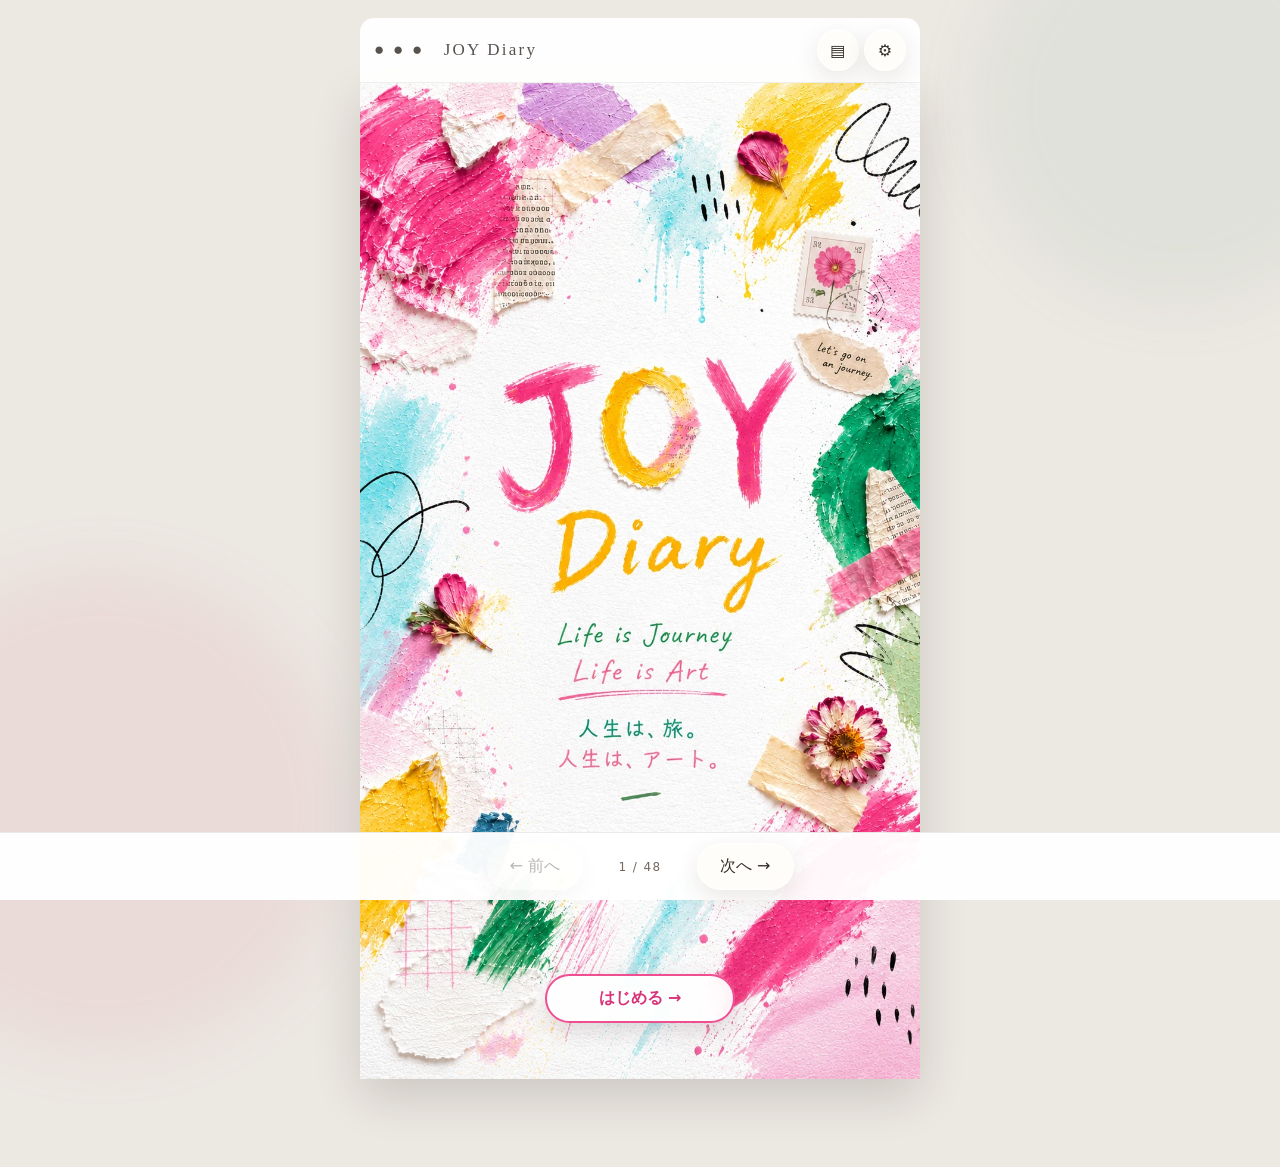
<file: index.html>
<!doctype html>
<html lang="ja">
<head>
<meta charset="utf-8">
<meta name="viewport" content="width=device-width,initial-scale=1,viewport-fit=cover">
<meta name="theme-color" content="#f4eee4">
<link rel="manifest" href="./manifest.webmanifest?v=v175">
<link rel="apple-touch-icon" sizes="180x180" href="./assets/icons/apple-touch-icon.png?v=175">
<link rel="icon" type="image/png" sizes="192x192" href="./assets/icons/icon-192.png?v=175">
<link rel="icon" type="image/png" sizes="512x512" href="./assets/icons/icon-512.png?v=175">
<title>JOY Diary · v0.17</title>
<style>
:root{
  --paper:#fffaf1;--paper-deep:#f5ecdf;--ink:#342d27;--muted:#786f66;
  --pink:#d9a4a9;--mint:#a8bcae;--gold:#c6a56a;--line:rgba(67,50,35,.14);
  --shadow:0 28px 78px rgba(55,39,27,.21);
}
*{box-sizing:border-box}
html,body{margin:0;min-height:100%;color:var(--ink);font-family:"Yu Gothic","Hiragino Kaku Gothic ProN",system-ui,sans-serif}
body{
  background:
    radial-gradient(circle at 12% 6%,rgba(255,255,255,.84),transparent 25%),
    linear-gradient(135deg,#d7d0c6,#eee7dc 52%,#c9c1b6);
}
button,input,textarea{font:inherit}
button{cursor:pointer;color:inherit}
.app{min-height:100vh;padding:14px 14px 34px}
.top{
  max-width:1040px;margin:auto;display:flex;justify-content:space-between;align-items:center;
  padding:4px 4px 14px
}
.brand{font-family:Georgia,"Times New Roman","Yu Mincho",serif;font-size:18px;letter-spacing:.07em}
.round{
  width:42px;height:42px;border:0;border-radius:50%;background:rgba(255,255,255,.76);
  box-shadow:0 5px 18px rgba(51,34,17,.13)
}
.book{
  position:relative;max-width:1020px;min-height:710px;margin:auto;overflow:hidden;
  border-radius:20px 28px 28px 20px;box-shadow:var(--shadow);
  background:
    radial-gradient(circle at 18% 12%,rgba(133,103,67,.035),transparent 24%),
    repeating-linear-gradient(0deg,rgba(86,59,32,.02) 0 1px,transparent 1px 4px),
    linear-gradient(90deg,#eadfce 0,#fffaf1 4.5%,#fffaf1 95.5%,#eadfce 100%);
  animation:open .65s cubic-bezier(.2,.8,.2,1) both
}
@keyframes open{from{opacity:.15;transform:perspective(1200px) rotateY(-8deg) scale(.985)}to{opacity:1;transform:none}}
.book:after{
  content:"";position:absolute;inset:0;pointer-events:none;opacity:.11;
  background:radial-gradient(circle at 82% 92%,rgba(103,74,44,.14),transparent 24%)
}
.rings{
  position:absolute;left:calc(50% - 8px);top:50px;bottom:50px;width:16px;z-index:8;
  display:flex;flex-direction:column;justify-content:space-around;pointer-events:none
}
.rings i{
  height:26px;border:3px solid rgba(66,58,51,.45);border-left:0;
  border-radius:0 15px 15px 0;background:rgba(255,255,255,.24)
}
.page{
  display:none;position:relative;z-index:2;min-height:710px;padding:56px 68px 72px;
  animation:flip .4s ease
}
.page.active{display:block}
@keyframes flip{from{opacity:0;transform:translateX(14px)}to{opacity:1;transform:none}}
.spread{
  display:grid;grid-template-columns:minmax(0,1fr) minmax(0,1fr);
  column-gap:104px;min-height:570px
}
.left,.right{align-self:center;min-width:0}
.left{padding-right:3px}.right{padding-left:3px}
.eyebrow{font-size:11px;letter-spacing:.18em;color:var(--muted);margin-bottom:17px}
h1,h2,h3,p{margin-top:0}
h1,h2,h3{font-family:Georgia,"Times New Roman","Yu Mincho",serif;font-weight:500}
.logo{
  font-family:Georgia,"Times New Roman","Yu Mincho",serif;
  font-size:clamp(52px,7.4vw,84px);font-style:italic;font-weight:400;
  line-height:.98;letter-spacing:-.055em;white-space:nowrap
}
.logo span{font-size:.78em;font-style:normal;letter-spacing:-.035em}
h2{font-size:clamp(28px,3.8vw,44px);line-height:1.42;letter-spacing:-.025em;word-break:keep-all}
h3{font-size:25px;line-height:1.5}
.copy{font-size:clamp(15px,1.65vw,19px);line-height:2}
.body{font-size:14px;line-height:1.95;color:#514a44}
.note{
  font-family:"Segoe Print","Bradley Hand","Comic Sans MS","Yu Gothic",cursive;
  font-size:13px;color:#776e66;letter-spacing:.015em
}
.cover-left{display:flex;flex-direction:column;justify-content:center}
.cover-left>p{font-family:Georgia,"Yu Mincho",serif;letter-spacing:.12em}
.watercolor{
  width:min(390px,92%);aspect-ratio:1;margin:auto;position:relative;border-radius:50%;
  background:
    radial-gradient(circle at 34% 36%,rgba(235,126,138,.78),transparent 23%),
    radial-gradient(circle at 66% 35%,rgba(246,196,104,.78),transparent 24%),
    radial-gradient(circle at 52% 66%,rgba(117,168,143,.67),transparent 27%),
    radial-gradient(circle at 31% 72%,rgba(123,150,178,.48),transparent 24%),
    radial-gradient(circle at 72% 68%,rgba(218,152,178,.48),transparent 22%),
    rgba(255,255,255,.15);
  filter:blur(.2px) drop-shadow(0 14px 22px rgba(58,41,27,.14));
  opacity:.9
}
.watercolor:after{
  content:"";position:absolute;inset:7%;border-radius:44% 56% 48% 52%;
  border:1px solid rgba(255,255,255,.42);transform:rotate(-8deg)
}
.field{margin:19px 0}
label{display:block;font-size:14px;line-height:1.75;margin-bottom:7px}
textarea{
  width:100%;min-height:80px;padding:11px 4px;border:0;border-bottom:1px solid var(--line);
  background:transparent;outline:0;resize:vertical;line-height:1.8;color:var(--ink)
}
textarea:focus{border-color:var(--gold)}
.card{
  padding:25px;border:1px solid var(--line);border-radius:20px;
  background:rgba(255,255,255,.4);box-shadow:0 13px 32px rgba(75,53,34,.05)
}
.prompt{font:500 clamp(22px,3vw,34px)/1.5 Georgia,"Yu Mincho",serif;word-break:keep-all}
.badge{
  display:inline-flex;align-items:center;gap:7px;padding:7px 12px;border-radius:999px;
  background:rgba(198,165,106,.15);font-size:12px;letter-spacing:.06em;margin-bottom:15px
}
.intro{max-width:780px;margin:auto}
.intro-text{padding:20px 0 5px;max-width:660px}
.intro-text strong{font-family:Georgia,"Yu Mincho",serif;font-weight:500}
.notice{font-size:12px;line-height:1.8;color:var(--muted);border-left:2px solid var(--gold);padding-left:12px;margin-top:18px}
.journey-wrap{max-width:820px;margin:auto}
.timeline{position:relative;margin-top:24px;padding-left:26px}
.timeline:before{content:"";position:absolute;left:7px;top:8px;bottom:8px;width:1px;background:linear-gradient(var(--pink),var(--mint),var(--gold))}
.stop{position:relative;padding:0 0 26px 23px}
.stop:before{
  content:"";position:absolute;left:-25px;top:7px;width:13px;height:13px;border-radius:50%;
  background:var(--paper);border:3px solid var(--pink);box-shadow:0 0 0 5px rgba(217,164,169,.12)
}
.stop.after:before{border-color:var(--mint);box-shadow:0 0 0 5px rgba(168,188,174,.13)}
.stop.meeting:before{border-color:var(--gold);box-shadow:0 0 0 6px rgba(198,165,106,.15)}
.stop-date{font-size:11px;letter-spacing:.13em;color:var(--muted);text-transform:uppercase}
.stop-title{font-family:Georgia,"Yu Mincho",serif;font-size:22px;line-height:1.45;margin:4px 0}
.stop-copy{font-size:14px;line-height:1.8;color:#514a44;margin:0}
.chapter{
  display:inline-block;margin:20px 0 14px;padding:6px 11px;border-radius:999px;
  font-size:11px;letter-spacing:.16em;background:rgba(168,188,174,.14)
}
.palette{display:grid;grid-template-columns:repeat(6,1fr);gap:9px;margin:20px 0}
.sw{aspect-ratio:1;border-radius:50%;border:2px solid #fff9;box-shadow:0 3px 9px #0002}
.sw.sel{outline:3px solid var(--ink);outline-offset:3px}
.water{height:150px;border:1px solid var(--line);border-radius:17px;background:#fffaf2;overflow:hidden;position:relative}
.blob{position:absolute;inset:21px 36px;border-radius:50% 43% 55% 46%;opacity:.7;filter:blur(1px);transform:rotate(-5deg)}
.nav{display:flex;justify-content:center;align-items:center;gap:12px;margin-top:17px}
.pill{border:0;border-radius:999px;padding:12px 22px;background:#ffffffc8;box-shadow:0 5px 18px #33221122}
.pill:disabled{opacity:.34}.dark{background:var(--ink);color:#fff}
.num{font-size:12px;min-width:90px;text-align:center}
.overlay{display:none;position:fixed;z-index:30;inset:0;padding:28px;background:#2a211a55;backdrop-filter:blur(8px)}
.overlay.open{display:block}
.panel{max-width:960px;max-height:90vh;overflow:auto;margin:auto;background:var(--paper);border-radius:24px;padding:28px;box-shadow:0 24px 70px #21180f55}
.phead{display:flex;justify-content:space-between;align-items:center}
.shelf{display:grid;grid-template-columns:repeat(auto-fit,minmax(130px,1fr));gap:18px}
.thumb{
  position:relative;min-height:155px;border:0;border-radius:8px 16px 16px 8px;
  padding:15px;text-align:left;background:#efd8c0;box-shadow:7px 9px 20px #3223162b
}
.thumb:nth-child(4n+2){background:#c7d8d1}.thumb:nth-child(4n+3){background:#e3b6b8}.thumb:nth-child(4n){background:#e7c38f}
.thumb.lock{filter:grayscale(.7);opacity:.55}
.tname{font:18px Georgia,serif;margin-top:9px}
.settings{margin:18px 0;padding:18px;border:1px solid var(--line);border-radius:16px}
input[type=date]{padding:10px;border:1px solid var(--line);border-radius:10px;background:#fff}
.footer{text-align:center;font-size:12px;color:#655e57;margin-top:18px}
.toast{display:none;position:fixed;z-index:60;left:50%;bottom:24px;transform:translateX(-50%);background:#2f2b27;color:#fff;padding:10px 18px;border-radius:999px}


/* v0.6 — 今日を生きる */
.preview-note{
  margin:10px 0 18px;padding:10px 13px;border-radius:12px;
  background:rgba(168,188,174,.13);color:var(--muted);font-size:12px;line-height:1.6
}
.save-received{
  position:fixed;left:50%;bottom:30px;transform:translate(-50%,20px);
  z-index:1000;padding:10px 16px;border-radius:999px;background:rgba(54,45,38,.92);color:#fff;
  font-size:12px;letter-spacing:.06em;opacity:0;pointer-events:none;transition:.25s ease
}
.save-received.show{opacity:1;transform:translate(-50%,0)}

.progress-card{
  margin:20px 0 4px;padding:18px 20px;border:1px solid var(--line);border-radius:18px;
  background:linear-gradient(135deg,rgba(255,255,255,.54),rgba(168,188,174,.10))
}
.progress-label{font-size:11px;letter-spacing:.14em;color:var(--muted);margin-bottom:10px}
.progress-track{height:7px;border-radius:999px;background:rgba(66,53,42,.10);overflow:hidden}
.progress-fill{height:100%;width:0;background:linear-gradient(90deg,var(--pink),var(--mint),var(--gold));border-radius:999px;transition:width .45s ease}
.progress-copy{font-family:Georgia,"Yu Mincho",serif;font-size:16px;line-height:1.7;margin:10px 0 0}
.stop.past{opacity:.72}
.stop.past:before{content:"✓";display:grid;place-items:center;color:#fff;font-size:9px;background:var(--mint);border-color:var(--mint)}
.stop.current{
  cursor:pointer;
  margin-left:-4px;padding:16px 18px 18px 19px;border:1px solid rgba(198,165,106,.35);
  border-radius:17px;background:rgba(198,165,106,.10);box-shadow:0 10px 26px rgba(87,63,33,.07)
}
.stop.current:before{background:var(--gold);border-color:#fff;box-shadow:0 0 0 6px rgba(198,165,106,.18)}
.stop.future{opacity:.42}
.now-tag{
  display:inline-block;margin-left:7px;padding:3px 8px;border-radius:999px;
  background:var(--gold);color:white;font:10px/1.4 system-ui,sans-serif;letter-spacing:.07em;vertical-align:middle
}
.today-focus{
  margin:12px 0 22px;padding:18px 20px;border-left:3px solid var(--gold);
  background:rgba(198,165,106,.08);border-radius:0 16px 16px 0
}
.today-focus b{font-family:Georgia,"Yu Mincho",serif;font-size:18px;font-weight:500}
.optional-label{
  display:inline-block;margin-left:8px;padding:2px 7px;border-radius:999px;
  font-size:10px;background:rgba(168,188,174,.18);color:var(--muted);vertical-align:middle
}
.intention-echo{
  margin:22px 0;padding:20px;border-radius:18px;border:1px solid rgba(198,165,106,.30);
  background:linear-gradient(135deg,rgba(198,165,106,.12),rgba(255,255,255,.44))
}
.intention-echo .quote{font-family:Georgia,"Yu Mincho",serif;font-size:18px;line-height:1.7}
.shelf-intro{font-size:13px;line-height:1.8;color:var(--muted);margin:-8px 0 20px}
.thumb{transition:transform .2s ease,box-shadow .2s ease}
.thumb:not(.lock):hover{transform:translateY(-4px) rotate(-.4deg);box-shadow:9px 14px 26px #32231632}
.thumb .chapter-mark{position:absolute;left:12px;bottom:11px;font-size:9px;letter-spacing:.11em;opacity:.58}

@media(max-width:760px){
  body{background:#efe9df}
  .app{padding:0 0 82px}
  .top{padding:12px 16px;background:rgba(255,250,241,.96);border-bottom:1px solid var(--line);position:sticky;top:0;z-index:20}
  .brand{font-size:16px}
  .book{
    min-height:calc(100vh - 140px);width:100%;border-radius:0;box-shadow:none;
    background:
      radial-gradient(circle at 82% 5%,rgba(217,164,169,.1),transparent 20%),
      repeating-linear-gradient(0deg,rgba(86,59,32,.018) 0 1px,transparent 1px 4px),
      var(--paper)
  }
  .page{min-height:calc(100vh - 140px);padding:40px 28px 58px}
  .spread{grid-template-columns:1fr;gap:30px;min-height:auto}
  .left,.right{padding:0}
  .rings{display:none}
  .logo{font-size:clamp(48px,16vw,70px);white-space:normal}
  h2{font-size:clamp(27px,7.5vw,36px);line-height:1.46}
  .copy{font-size:16px;line-height:1.95}
  .watercolor{width:min(265px,78vw)}
  .cover-left{text-align:center}.cover-left .eyebrow{display:none}
  .note{text-align:center}
  .nav{position:fixed;z-index:24;left:0;right:0;bottom:0;margin:0;padding:10px 14px calc(10px + env(safe-area-inset-bottom));background:rgba(255,250,241,.97);border-top:1px solid var(--line)}
  .pill{padding:10px 16px}
  .footer{display:none}
  .card{padding:21px}
  .prompt{font-size:26px}
  .timeline{padding-left:23px}.stop{padding-left:18px}
}

/* v0.8 — 旅の物語を完成させる */
.daily-spread{align-items:start}
.daily-heading{margin:8px 0 28px}
.daily-date{font-family:Georgia,"Times New Roman","Yu Mincho",serif;font-size:clamp(28px,5vw,48px);line-height:1;margin:0 0 10px}
.daily-kicker{font-size:11px;letter-spacing:.18em;color:var(--muted);font-weight:700}
.daily-title{font-family:Georgia,"Times New Roman","Yu Mincho",serif;font-size:clamp(28px,5vw,50px);line-height:1.28;margin:22px 0 8px;overflow-wrap:anywhere}
.daily-subtitle{font-family:"Yu Mincho","Hiragino Mincho ProN",serif;font-size:clamp(16px,2.3vw,22px);line-height:1.75;margin:0;color:var(--ink)}
.daily-story{margin:22px 0 30px;padding:20px 22px;border-left:2px solid var(--gold);background:rgba(255,255,255,.42);font-family:"Yu Mincho","Hiragino Mincho ProN",serif;line-height:2}
.daily-story p{margin:0 0 12px}.daily-story p:last-child{margin-bottom:0}
.daily-fields{display:grid;gap:24px}
.daily-field label{display:block;margin-bottom:9px;font-size:15px}
.daily-field textarea{min-height:128px}
.time-label{display:inline-block;margin-right:7px;font-family:Georgia,"Times New Roman",serif;font-size:11px;letter-spacing:.14em;color:var(--muted)}
.little-card{padding:24px}
.little-card .eyebrow{font-size:10px;letter-spacing:.14em;overflow-wrap:anywhere}
.little-card .prompt{font-size:clamp(20px,3.5vw,31px);line-height:1.45;overflow-wrap:anywhere;word-break:normal}
.final-question-title{font-family:Georgia,"Times New Roman","Yu Mincho",serif;font-size:clamp(32px,6vw,58px);line-height:1.3;margin:18px 0 28px}
@media(max-width:720px){
  .daily-heading{margin-bottom:22px}
  .daily-title{font-size:30px}
  .daily-subtitle{font-size:17px}
  .daily-story{padding:17px 16px;line-height:1.9}
  .little-card{padding:19px 17px}
  .little-card .prompt{font-size:22px}
  .daily-field textarea{min-height:116px}
}



/* =========================================================
   v0.11 — Prototype of Atmosphere
   朝、窓を開けたような空気。水彩・紙・光の試作。
   ========================================================= */
:root{
  --paper:#fffaf2;
  --paper-deep:#f2e6d8;
  --ink:#332c27;
  --muted:#81766d;
  --pink:#e29ba8;
  --mint:#9ebdae;
  --gold:#d9aa68;
  --sky:#91b7c9;
  --coral:#ed8f64;
  --line:rgba(76,54,37,.12);
  --shadow:0 34px 95px rgba(59,40,27,.20),0 4px 18px rgba(70,49,34,.10);
}
html{scroll-behavior:smooth}
body{
  min-height:100vh;
  background:
    radial-gradient(circle at 9% 8%,rgba(255,248,241,.94) 0 8%,transparent 31%),
    radial-gradient(circle at 92% 13%,rgba(231,190,172,.29),transparent 30%),
    radial-gradient(circle at 80% 92%,rgba(145,183,201,.19),transparent 32%),
    linear-gradient(145deg,#d9d0c4 0%,#efe7dc 47%,#cec5ba 100%);
  background-attachment:fixed;
}
body:before,body:after{
  content:"";position:fixed;z-index:-1;pointer-events:none;border-radius:50%;filter:blur(28px);opacity:.38
}
body:before{width:38vw;height:38vw;left:-11vw;bottom:-12vw;background:rgba(226,155,168,.42)}
body:after{width:32vw;height:32vw;right:-8vw;top:-8vw;background:rgba(158,189,174,.38)}
.app{padding-top:max(14px,env(safe-area-inset-top));padding-bottom:max(38px,env(safe-area-inset-bottom))}
.top{max-width:1080px;padding:5px 8px 18px}
.brand{
  font-size:17px;letter-spacing:.13em;color:rgba(51,44,39,.82);
  text-shadow:0 1px 0 rgba(255,255,255,.75)
}
.round,.pill{
  border:1px solid rgba(255,255,255,.62);
  background:rgba(255,252,247,.70);
  box-shadow:0 8px 24px rgba(63,43,29,.11),inset 0 1px rgba(255,255,255,.8);
  backdrop-filter:blur(12px);-webkit-backdrop-filter:blur(12px);
  transition:transform .2s ease,box-shadow .2s ease,background .2s ease
}
.round:hover,.pill:hover{transform:translateY(-2px);box-shadow:0 12px 28px rgba(63,43,29,.15);background:rgba(255,252,247,.9)}
.round:active,.pill:active{transform:translateY(0) scale(.98)}
.book{
  max-width:1060px;min-height:735px;border-radius:24px 34px 34px 22px;
  background:
    linear-gradient(90deg,rgba(110,76,50,.09),transparent 4.5%,transparent 95.5%,rgba(110,76,50,.09)),
    radial-gradient(circle at 8% 15%,rgba(237,143,100,.075),transparent 25%),
    radial-gradient(circle at 91% 87%,rgba(145,183,201,.085),transparent 26%),
    repeating-linear-gradient(0deg,rgba(89,61,37,.018) 0 1px,transparent 1px 4px),
    linear-gradient(95deg,#eee3d4 0,#fffaf2 4.2%,#fffdf7 49.5%,#ebdfd0 50%,#fffdf7 50.7%,#fffaf2 95.8%,#eee3d4 100%);
  box-shadow:var(--shadow);
}
.book:before{
  content:"";position:absolute;z-index:1;inset:0;pointer-events:none;opacity:.17;mix-blend-mode:multiply;
  background-image:url("./assets/art/art-03.jpg");background-size:cover;background-position:center;
  filter:saturate(.65) contrast(.8);mask-image:linear-gradient(115deg,rgba(0,0,0,.38),transparent 34%,transparent 70%,rgba(0,0,0,.24));
  -webkit-mask-image:linear-gradient(115deg,rgba(0,0,0,.38),transparent 34%,transparent 70%,rgba(0,0,0,.24))
}
.book:after{opacity:.18;background:
  radial-gradient(circle at 18% 8%,rgba(231,166,122,.22),transparent 22%),
  radial-gradient(circle at 87% 93%,rgba(120,170,164,.18),transparent 27%)}
.rings{filter:drop-shadow(1px 2px 2px rgba(50,39,31,.18))}
.rings i{border-color:rgba(89,80,71,.40);background:linear-gradient(90deg,rgba(255,255,255,.1),rgba(255,255,255,.62),rgba(160,150,140,.2))}
.page{min-height:735px;padding:64px 74px 78px}
.spread{column-gap:112px;min-height:590px}
.eyebrow{
  font-size:10px;letter-spacing:.27em;color:#8c7e73;text-transform:uppercase;
  display:flex;align-items:center;gap:10px
}
.eyebrow:after{content:"";width:34px;height:1px;background:linear-gradient(90deg,var(--gold),transparent)}
h1,h2,h3,.prompt,.stop-title,.tname{font-family:"Yu Mincho","Hiragino Mincho ProN",Georgia,serif}
.logo{font-size:clamp(56px,7.6vw,88px);line-height:.94;color:#2f2925;text-shadow:0 2px 0 rgba(255,255,255,.65)}
h2{font-size:clamp(30px,4.1vw,47px);line-height:1.48;letter-spacing:-.035em}
h3{letter-spacing:.01em}
.copy{line-height:2.15;letter-spacing:.025em}
.body{line-height:2.05;color:#595049}
.note{color:#897a70;transform:rotate(-1.2deg);transform-origin:left center}
.watercolor{
  width:min(410px,94%);border-radius:44% 56% 48% 52%/52% 43% 57% 48%;
  background-image:
    linear-gradient(rgba(255,255,255,.04),rgba(255,255,255,.04)),
    url("./assets/art/art-01.jpg");
  background-size:cover;background-position:center;
  filter:saturate(.92) contrast(.92) brightness(1.05) drop-shadow(0 22px 30px rgba(58,41,27,.15));
  opacity:.93;transform:rotate(-2.2deg);
  animation:floatArt 8s ease-in-out infinite
}
.watercolor:before{
  content:"";position:absolute;inset:-7%;z-index:-1;border-radius:50%;
  background:radial-gradient(circle,rgba(240,167,139,.21),transparent 66%);filter:blur(9px)
}
.watercolor:after{inset:5%;border-radius:41% 59% 46% 54%;border:1px solid rgba(255,255,255,.56);box-shadow:inset 0 0 44px rgba(255,255,255,.18)}
@keyframes floatArt{0%,100%{transform:rotate(-2.2deg) translateY(0)}50%{transform:rotate(-1deg) translateY(-6px)}}
.card{
  position:relative;overflow:hidden;padding:28px 29px;border-color:rgba(93,65,45,.11);border-radius:26px;
  background:linear-gradient(145deg,rgba(255,255,255,.60),rgba(255,249,240,.32));
  box-shadow:0 18px 45px rgba(80,54,35,.06),inset 0 1px rgba(255,255,255,.75);
  backdrop-filter:blur(3px)
}
.card:before{
  content:"";position:absolute;width:140px;height:140px;border-radius:50%;right:-64px;top:-76px;
  background:radial-gradient(circle,rgba(226,155,168,.16),transparent 68%);pointer-events:none
}
.field{margin:22px 0}
label{font-size:13px;letter-spacing:.015em;color:#534a43}
textarea{
  min-height:88px;padding:13px 6px 11px;border-bottom-color:rgba(84,58,39,.16);
  background:linear-gradient(180deg,transparent 96%,rgba(217,170,104,.13) 100%);
  transition:border-color .25s ease,background .25s ease
}
textarea:focus{border-color:var(--coral);background:linear-gradient(180deg,rgba(255,255,255,.12),rgba(237,143,100,.04))}
.prompt{font-size:clamp(23px,3vw,36px);line-height:1.65;color:#3b322c}
.badge,.chapter{
  border:1px solid rgba(198,165,106,.17);background:rgba(217,170,104,.12);color:#746354
}
.timeline:before{width:2px;background:linear-gradient(var(--coral),var(--pink),var(--mint),var(--sky),var(--gold));opacity:.72}
.stop{padding-bottom:30px}
.stop:before{background:#fffaf2}
.stop-title{font-size:23px}
.stop-copy{line-height:1.95}
.thumb{
  min-height:170px;border:1px solid rgba(255,255,255,.42);border-radius:9px 18px 18px 9px;
  background:
    linear-gradient(140deg,rgba(255,255,255,.28),transparent 38%),#efd3bb;
  box-shadow:8px 11px 24px rgba(50,34,21,.16),inset 2px 0 rgba(110,77,52,.08);
  transition:transform .22s ease,box-shadow .22s ease
}
.thumb:hover{transform:translateY(-5px) rotate(-.5deg);box-shadow:10px 17px 30px rgba(50,34,21,.20)}
.thumb:nth-child(4n+2){background:linear-gradient(140deg,rgba(255,255,255,.28),transparent 38%),#bed7ce}
.thumb:nth-child(4n+3){background:linear-gradient(140deg,rgba(255,255,255,.28),transparent 38%),#e6b2bd}
.thumb:nth-child(4n){background:linear-gradient(140deg,rgba(255,255,255,.28),transparent 38%),#e8bf83}
.panel{background:
  repeating-linear-gradient(0deg,rgba(86,59,32,.017) 0 1px,transparent 1px 4px),var(--paper);border:1px solid rgba(255,255,255,.55)}
.nav{margin-top:20px}.num{letter-spacing:.12em;color:#74695f}
.save-received{background:rgba(53,45,39,.88);box-shadow:0 10px 30px rgba(41,31,24,.18);backdrop-filter:blur(10px)}
@media(prefers-reduced-motion:reduce){*,*:before,*:after{animation-duration:.01ms!important;animation-iteration-count:1!important;scroll-behavior:auto!important}}
@media(max-width:760px){
  .app{padding-left:9px;padding-right:9px}
  .top{padding-left:7px;padding-right:7px}
  .book{min-height:760px;border-radius:18px 24px 24px 17px}
  .page{min-height:760px;padding:48px 27px 72px}
  .spread{gap:34px;min-height:640px}
  .rings{left:5px;opacity:.72}
  .watercolor{width:min(285px,80vw)}
  .card{padding:23px 20px;border-radius:22px}
  .copy{line-height:2}
  .brand{font-size:15px;letter-spacing:.09em}
}


/* v0.14 — polish and layout fixes */
:root{--paper:#fff;--paper-deep:#f7f3ee;--pink:#ef4f91;--mint:#75cbb9;--gold:#f5b72f;--ink:#332d2a}
body{background:#ece8e2}
.app{padding:0 0 88px}
.top{max-width:560px;padding:11px 14px;background:rgba(255,255,255,.94);border-bottom:1px solid rgba(0,0,0,.06);position:sticky;top:0;z-index:20}
.book{max-width:560px;min-height:760px;border-radius:0;box-shadow:0 18px 48px rgba(39,31,26,.16);background:#fff;overflow:visible}
.book:after{display:none}
.page{min-height:760px;padding:0;background-color:#fff;background-repeat:no-repeat;background-position:top center;background-size:100% auto;overflow:hidden}
.spread{display:grid;grid-template-columns:1fr;gap:24px;min-height:0}
.left,.right{padding:0}
.cover-page{position:relative;aspect-ratio:9/16;background-image:url('./assets/ui/cover.webp?v=14');background-size:cover;background-position:center}
.cover-action{position:absolute;left:50%;bottom:5.6%;transform:translateX(-50%);z-index:3}
.cover-start{min-width:190px;background:rgba(255,255,255,.9);border:2px solid #ef4f91;color:#d93378;font-weight:700;box-shadow:0 8px 22px rgba(86,44,58,.16)}
.opening-page{background-image:url('./assets/ui/opening.webp?v=14');background-size:100% 100%;min-height:995px}
.opening-content{padding:105px 38px 55px;display:flex;flex-direction:column;min-height:995px}
.opening-copy-block{text-align:center;max-width:430px;margin:0 auto}
.opening-copy-block h2{font-size:34px;color:#cf2f70;line-height:1.42;margin-bottom:18px}
.opening-copy-block .body{font-size:13px;line-height:1.9;margin-bottom:12px}
.opening-copy-block .note{font-size:12px}
.opening-fields{margin-top:auto;display:grid;gap:15px}
.art-field{margin:0;padding:15px 18px 10px;background:rgba(255,255,255,.72);border-radius:12px;backdrop-filter:blur(1px)}
.art-field label{font-size:13px;margin-bottom:2px}
.art-field textarea{min-height:72px;border-bottom:0;background:transparent;padding:8px 0}
.art-field-pink{border:2px solid rgba(235,90,145,.75)}
.art-field-yellow{border:2px solid rgba(238,179,48,.78)}
.opening-start{justify-self:center;margin-top:2px}
.journey-page{position:relative;min-height:2600px;background-image:url('./assets/ui/journey-center.webp?v=14');background-size:100% 100%;background-position:center}
.journey-page:before,.journey-page:after{content:'';position:absolute;left:0;right:0;z-index:0;background-repeat:no-repeat;background-size:100% 100%;pointer-events:none}
.journey-page:before{top:0;height:255px;background-image:url('./assets/ui/journey-top.webp?v=14')}
.journey-page:after{bottom:0;height:185px;background-image:url('./assets/ui/journey-bottom.webp?v=14')}
.journey-wrap{position:relative;z-index:1;padding:150px 38px 240px;max-width:500px}
.journey-wrap h2{font-size:36px;color:#d63678}
.progress-card,.stop{background:rgba(255,255,255,.82);backdrop-filter:blur(2px)}
.progress-card{border-radius:18px}
.stop{padding-top:8px;padding-right:10px;border-radius:0 14px 14px 0}
.daily-page{background-image:url('./assets/ui/daily.webp?v=14');background-size:100% 100%;min-height:1120px}
.daily-spread{padding:62px 34px 70px}
.daily-heading{text-align:center;margin-bottom:18px}
.daily-title{font-size:34px;color:#d63678}
.daily-fields{gap:16px}
.daily-field,.little-card{background:rgba(255,255,255,.78);backdrop-filter:blur(2px);border:1px solid rgba(225,108,147,.18);border-radius:18px;padding:16px 18px}
.daily-field textarea{min-height:105px}
.little-card{margin-top:2px}
.final-page{background-image:url('./assets/ui/daily.webp?v=14');background-size:100% 100%;min-height:1080px}
.final-layout{padding:62px 34px 72px;display:grid;gap:28px}
.final-copy,.final-question{background:rgba(255,255,255,.78);backdrop-filter:blur(2px);border-radius:22px;padding:22px}
.final-question{text-align:center}
.final-question textarea{text-align:left;min-height:120px}
.lovely-reveal{display:none;margin:26px auto 0;text-align:center;animation:lovelyIn .8s cubic-bezier(.2,.8,.2,1) both}
.lovely-reveal.show{display:block}
.lovely-reveal img{width:min(230px,70%);height:auto;filter:drop-shadow(0 10px 16px rgba(0,0,0,.08))}
.lovely-reveal p{font-family:Georgia,'Yu Mincho',serif;font-size:24px;color:#d63678;margin-top:4px}
@keyframes lovelyIn{from{opacity:0;transform:translateY(28px) scale(.96)}to{opacity:1;transform:none}}
.nav{position:fixed;z-index:24;left:0;right:0;bottom:0;margin:0;padding:10px 14px calc(10px + env(safe-area-inset-bottom));background:rgba(255,255,255,.96);border-top:1px solid rgba(0,0,0,.08)}
.footer{display:none}
.overlay{padding:10px}
.library-panel{max-width:560px;padding:18px 10px 24px;background:#fff}
.library-panel .phead,.library-panel .shelf-intro{padding-left:10px;padding-right:10px}
.library-art{position:relative;width:100%;overflow:hidden;border-radius:12px;background:#fff}
.library-art>img{display:block;width:100%;height:auto}
.library-hotspots{position:absolute;left:7.3%;right:7.2%;top:8.3%;bottom:9.8%}
.library-hotspot{position:absolute;left:calc(var(--col) * 20% + 1.7%);top:calc(var(--row) * 11.111% + .8%);width:16.2%;height:8.7%;border:0;background:transparent;border-radius:8px}
.library-hotspot:focus-visible{outline:3px solid #ef4f91;outline-offset:2px}
@media(min-width:761px){.app{padding-top:18px}.top{border-radius:14px 14px 0 0}.book{border-radius:0 0 20px 20px}.page{min-height:880px}.cover-page{min-height:auto}}
@media(max-width:420px){.opening-content{padding:85px 24px 40px}.opening-copy-block h2{font-size:29px}.opening-copy-block .body{font-size:12px}.journey-wrap{padding-left:26px;padding-right:26px}.daily-spread,.final-layout{padding-left:22px;padding-right:22px}}


/* v0.14 feedback fixes */
.opening-copy-block .note{transform:none!important;font-style:normal!important;display:block}
.opening-page{background-size:100% auto;min-height:995px}
.journey-page{
  background-size:100% auto;
  background-repeat:repeat-y;
  background-position:top center;
}
.journey-page:before,.journey-page:after{width:100%;height:auto;background-size:100% auto}
.journey-page:before{aspect-ratio:989/453}
.journey-page:after{aspect-ratio:990/326}
.daily-page,.final-page{background-size:100% auto;background-repeat:repeat-y}
.final-layout{grid-template-columns:minmax(0,1fr)!important;width:100%;max-width:100%;overflow:visible}
.final-copy,.final-question,.intention-echo,.intention-echo .quote{min-width:0;max-width:100%;overflow-wrap:anywhere;word-break:normal}
.library-art{overflow:visible;background:transparent}
.simple-shelf{display:grid;grid-template-columns:repeat(5,minmax(0,1fr));gap:14px 10px;padding:10px 4px 18px}
.simple-book{
  position:relative;aspect-ratio:3/4.15;border:0;border-radius:4px 10px 10px 4px;
  background:linear-gradient(90deg,rgba(77,61,51,.14) 0 8%,rgba(255,255,255,.15) 8% 10%,#f4eee5 10% 100%);
  box-shadow:3px 5px 10px rgba(55,42,31,.13);display:grid;place-items:center;padding:4px;
}
.simple-book:after{content:'';position:absolute;inset:7px 6px 7px 10px;border:1px solid rgba(70,56,46,.12);border-radius:2px 7px 7px 2px;pointer-events:none}
.simple-book span{font-family:Georgia,'Times New Roman',serif;font-size:clamp(12px,3vw,17px);letter-spacing:.02em;color:#49413b;margin:0}
.simple-book:hover,.simple-book:focus-visible{transform:translateY(-2px);outline:2px solid rgba(239,79,145,.52);outline-offset:2px}
@media(max-width:420px){.simple-shelf{gap:10px 7px}.simple-book span{font-size:12px}}



/* v0.15 life comes alive */
.intent-button{min-width:190px;background:rgba(255,255,255,.92)!important;border:2px solid #ef4f91!important;color:#d93378!important;font-weight:700;letter-spacing:.08em;box-shadow:0 8px 22px rgba(86,44,58,.16)!important}
.intent-button:hover{background:#fff8fb!important;border-color:#df327b!important}
.final-question{position:relative;padding-bottom:205px}
.lovely-reveal{position:absolute;right:20px;bottom:24px;width:150px;margin:0;text-align:center;animation:lovelyIn .7s cubic-bezier(.2,.8,.2,1) both}
.lovely-reveal.show{display:block}
.lovely-reveal img{width:96px;max-width:none;height:auto;transform-origin:50% 92%;filter:drop-shadow(0 8px 12px rgba(0,0,0,.08));animation:lovelySway 3.8s ease-in-out infinite}
.lovely-reveal p{font-family:"Comic Sans MS","Klee One","Yu Gothic",cursive;font-size:13px;font-weight:500;letter-spacing:.08em;color:#4f4640;margin:0 0 5px;transform:rotate(-5deg)}
@keyframes lovelySway{0%,100%{transform:rotate(-3deg) translateX(-2px)}50%{transform:rotate(3deg) translateX(2px)}}
@media(prefers-reduced-motion:reduce){.lovely-reveal img{animation:none}}

.library-panel{background:linear-gradient(180deg,#fffdf9,#fbf4ea)}
.shelf-intro{text-align:center;color:#766b62;font-size:13px;line-height:1.8}
.life-shelf{display:grid;grid-template-columns:repeat(5,minmax(0,1fr));gap:22px 8px;padding:18px 5px 30px;align-items:end;background:repeating-linear-gradient(to bottom,transparent 0 130px,rgba(125,78,43,.12) 130px 137px,rgba(113,68,36,.30) 137px 144px,transparent 144px 166px)}
.life-book{--tilt:0deg;position:relative;align-self:end;width:100%;height:112px;border:0;border-radius:4px 10px 8px 3px;padding:0;overflow:hidden;transform:rotate(var(--tilt));transform-origin:50% 100%;box-shadow:3px 7px 12px rgba(66,43,27,.19),inset 7px 0 0 rgba(75,50,36,.10);transition:transform .2s ease,filter .2s ease;isolation:isolate}
.life-book:before,.life-book:after{content:"";position:absolute;pointer-events:none;z-index:0}
.life-book:before{inset:8px 7px 9px 11px;border:1px solid rgba(84,57,42,.14);border-radius:2px 7px 6px 2px}
.life-book:after{width:38px;height:12px;right:-7px;top:15px;background:rgba(245,219,167,.72);transform:rotate(-8deg);box-shadow:0 1px 2px rgba(80,58,40,.1)}
.life-book:hover,.life-book:focus-visible{transform:translateY(-7px) rotate(var(--tilt)) scale(1.035);filter:saturate(1.08);outline:2px solid rgba(239,79,145,.55);outline-offset:3px;z-index:4}
.life-book:active{transform:translateY(-2px) rotate(var(--tilt)) scale(.99)}
.book-date{position:absolute;z-index:3;left:50%;bottom:10px;transform:translateX(-50%) rotate(-1deg);min-width:42px;padding:3px 6px;background:rgba(255,253,247,.87);border-radius:2px;font-family:"Comic Sans MS","Klee One","Yu Gothic",cursive;font-size:13px;font-weight:700;color:#403833;box-shadow:0 2px 5px rgba(64,45,34,.09)}
.book-mark{position:absolute;z-index:2;left:18%;top:19%;width:54%;height:23%;border-radius:48% 52% 45% 55%;opacity:.8;transform:rotate(-8deg)}
.size-small{height:95px;width:88%;justify-self:center}.size-medium{height:108px}.size-tall{height:124px}.size-wide{height:103px;width:96%;justify-self:center}
.cover-paint{background:linear-gradient(145deg,#f8d6dd 0 33%,#f6eee4 33% 60%,#a8d5d4 60% 100%)}
.cover-paint .book-mark{background:#ef7396;box-shadow:25px 17px 0 -5px #efbd65,-12px 34px 0 -8px #70b8b5}
.cover-tape{background:linear-gradient(30deg,#f5e0c1,#f8c9c2 52%,#e8eff0)}
.cover-tape .book-mark{height:13px;width:72%;left:12%;top:29%;border-radius:0;background:rgba(255,246,203,.72);transform:rotate(8deg);box-shadow:0 28px 0 rgba(224,182,194,.7)}
.cover-doodle{background:radial-gradient(circle at 72% 18%,#f09ab0 0 6px,transparent 7px),radial-gradient(circle at 25% 64%,#72b9bd 0 5px,transparent 6px),linear-gradient(145deg,#f7f0df,#f4d3c9)}
.cover-doodle .book-mark{border:2px solid rgba(49,44,42,.55);background:transparent;border-radius:50%;width:45%;height:36%;left:30%;top:22%;transform:rotate(12deg)}
.cover-paper{background:linear-gradient(120deg,#d5c09c 0 38%,#f4e3cf 38% 65%,#e7a2a7 65%)}
.cover-paper .book-mark{background:rgba(255,255,255,.58);width:68%;height:48%;left:18%;top:17%;border-radius:1px;transform:rotate(-4deg);box-shadow:0 0 0 1px rgba(94,65,45,.08)}
.cover-confetti{background:radial-gradient(circle at 20% 20%,#ed829f 0 4px,transparent 5px),radial-gradient(circle at 78% 31%,#f2c365 0 5px,transparent 6px),radial-gradient(circle at 32% 70%,#75b9b7 0 4px,transparent 5px),linear-gradient(135deg,#f9eee9,#f1d5df)}
.cover-confetti .book-mark{background:rgba(255,255,255,.66);width:59%;height:37%;left:22%;top:24%;transform:rotate(3deg)}
.cover-wash{background:linear-gradient(160deg,rgba(243,122,153,.82),rgba(243,122,153,.12) 38%,transparent 39%),linear-gradient(25deg,#f7e4cc 0 55%,#8bc3c2 56% 77%,#f5d3da 78%)}
.cover-wash .book-mark{background:rgba(255,250,242,.75);width:64%;height:32%;left:19%;top:24%;transform:rotate(-2deg)}
@media(max-width:420px){.life-shelf{gap:18px 6px;background:repeating-linear-gradient(to bottom,transparent 0 112px,rgba(125,78,43,.12) 112px 118px,rgba(113,68,36,.30) 118px 125px,transparent 125px 143px)}.life-book{height:96px}.size-small{height:82px}.size-medium{height:92px}.size-tall{height:106px}.size-wide{height:88px}.book-date{font-size:11px;min-width:36px}.final-question{padding-bottom:185px}.lovely-reveal{right:12px;bottom:18px;width:132px}.lovely-reveal img{width:86px}.lovely-reveal p{font-size:12px}}


/* v0.16 — image-based JOY Library */
.library-panel{
  max-width:560px;
  padding:16px 8px 22px;
  background:#fff;
}
.library-panel .phead,
.library-panel .shelf-intro{
  padding-left:12px;
  padding-right:12px;
}
.library-art{
  position:relative;
  width:100%;
  overflow:hidden;
  border-radius:14px;
  background:#faf7f1;
  box-shadow:0 14px 35px rgba(70,47,31,.10);
}
.library-art-image{
  display:block;
  width:100%;
  height:auto;
  user-select:none;
  -webkit-user-drag:none;
}
.library-hotspots{
  position:absolute;
  inset:0;
}
.library-hotspot{
  position:absolute;
  border:0;
  padding:0;
  margin:0;
  background:transparent;
  border-radius:8px;
  cursor:pointer;
  -webkit-tap-highlight-color:transparent;
}
.library-hotspot:hover{
  background:rgba(255,255,255,.10);
  box-shadow:0 0 0 2px rgba(239,79,145,.32);
}
.library-hotspot:focus-visible{
  outline:3px solid #ef4f91;
  outline-offset:2px;
  background:rgba(255,255,255,.12);
}
.library-hotspot:active{
  background:rgba(239,79,145,.10);
}
@media(max-width:420px){
  .library-panel{padding-left:5px;padding-right:5px}
  .library-art{border-radius:10px}
}


/* v0.17 */
.lovely-reveal p{
  font-family:"Segoe Print","Bradley Hand","Comic Sans MS","Klee One","Yu Gothic",cursive;
  font-size:15px;font-weight:400;letter-spacing:.08em;
  transform:rotate(-3deg);margin-top:2px
}

.library-hotspot.is-locked{
  cursor:not-allowed;background:rgba(255,255,255,.34);box-shadow:none
}
.library-hotspot.is-locked::after{
  content:"🔒";position:absolute;left:50%;top:50%;
  transform:translate(-50%,-50%);display:grid;place-items:center;
  width:31px;height:31px;border-radius:50%;
  background:rgba(255,255,255,.88);
  box-shadow:0 5px 13px rgba(38,29,23,.18);font-size:15px
}
.library-hotspot.is-locked:hover{background:rgba(255,255,255,.34);box-shadow:none}
.stop.future{opacity:.46}
.stop.future::after{content:"🔒";display:inline-block;margin-top:6px;font-size:12px}
.lock-toast{
  position:fixed;z-index:80;left:50%;bottom:92px;transform:translateX(-50%);
  display:none;max-width:min(360px,calc(100vw - 34px));padding:11px 17px;
  border-radius:999px;background:rgba(52,45,39,.94);color:#fff;
  text-align:center;font-size:13px;box-shadow:0 10px 30px rgba(0,0,0,.22)
}
.lock-toast.show{display:block}


/* v0.17.2 */
.lovely-reveal .lovely-handwriting{
  display:flex;justify-content:center;align-items:flex-end;gap:.015em;white-space:nowrap;
  font-family:"UD Digi Kyokasho NK-R","UD デジタル 教科書体 N-R",
              "Yu Kyokasho","游教科書体","HGP行書体","HG行書体",
              "Klee","Klee One","Segoe Print",cursive !important;
  font-size:13px !important;font-weight:400 !important;letter-spacing:0 !important;
  line-height:1.15;color:#4f4640;margin:0 0 5px;transform:rotate(-4deg)
}
.lovely-handwriting span{display:inline-block}
.lovely-handwriting span:nth-child(2n){transform:translateY(1px) rotate(4deg)}
.lovely-handwriting span:nth-child(3n){transform:translateY(-1px) rotate(-5deg)}
.lovely-handwriting span:nth-child(5n){transform:translateY(1.5px) rotate(2deg)}
.stop[role="button"]{cursor:pointer}
.stop[role="button"]:focus-visible{outline:2px dashed rgba(214,54,120,.65);outline-offset:5px}
@media(max-width:420px){.lovely-reveal .lovely-handwriting{font-size:12px !important}}

</style>
</head>
<body>
<div class="app">
  <header class="top">
    <div class="brand">● ● ● &nbsp; JOY Diary</div>
    <div><button class="round" id="shelfBtn" aria-label="本棚">▤</button> <button class="round" id="settingsBtn" aria-label="設定">⚙</button></div>
  </header>
  <main>
    <section class="book">
      <div id="pages"></div>
    </section>
    <div class="nav"><button class="pill" id="prev">← 前へ</button><span class="num" id="num"></span><button class="pill" id="next">次へ →</button></div>
    <div class="footer">今日は、ここへ戻ってこられただけでもいい。</div>
  </main>
</div>

<div class="overlay" id="shelfOverlay"><div class="panel library-panel"><div class="phead"><h3>あなたの本棚</h3><button class="round close">×</button></div><p class="shelf-intro">いろんな日が、いろんな本になって並んでいます。気になる一冊を開いてみてください。</p><div class="library-art" id="shelf" aria-label="45日分の本棚"></div></div></div>
<div class="overlay" id="settingsOverlay"><div class="panel" style="max-width:560px"><div class="phead"><h3>設定</h3><button class="round close">×</button></div><div class="settings"><div class="badge">REVIEW MODE · 全ページ開放</div><label>プレビュー日</label><input type="date" id="previewDate"><p class="body">レビュー版では、すべてのページを開けます。プレビュー日を変えると、その日を「今日」としてJourneyの現在地を確認できます。</p></div><div class="settings"><button class="pill" id="reset">この端末の入力をリセット</button></div></div></div>
<div class="toast" id="toast">受け取りました。</div>
<div class="lock-toast" id="lockToast">このページは、その日のお楽しみです 🔒</div>

<script>
const VERSION="20260730-v17.5";
const START=new Date("2026-07-31T00:00:00");
const END=new Date("2026-09-12T23:59:59");
const prompts=[
"今日の色は？","今日、心がほどけた瞬間は？","今日、美味しかった飲みものは？","今日、耳に残った音は？",
"今日、愛おしさがこみ上げたことは？","今日、目が止まった色の組み合わせは？","今日、身体が喜んだことは？",
"今日、持ち帰りたい景色は？","今日、私をくつろがせた瞬間は？","今日、五感が喜んだことは？",
"今日、人生っていいなと思った瞬間は？","今日、出会った好きな言葉は？","今日、気持ちよかったことは？",
"今日の小さな感動は？","今日、自分らしかった瞬間は？","今日、遠慮なく受け取れたものは？",
"今日、また味わいたいことは？","今日の静けさは？","今日、ありがとうと思えたことは？","今日のJOYは？",
"今日、委ねられたことは？","今日、流れを感じた瞬間は？","今日、好きだった余白は？",
"今日、世界が見せてくれた宝物は？","今日、もっと受け取りたいと思ったものは？","今日、安心した瞬間は？"
];
const colors=["#e77d42","#8caec1","#d87886","#9bbbaa","#8c9271","#f1c66c","#8d4d58","#d9c9a7","#4f646f","#db8e69","#b8a6c9","#718c7d"];
const storageKey="joyDiary_"+VERSION;
let state=JSON.parse(localStorage.getItem(storageKey)||"null");
if(!state){
  const old=
    localStorage.getItem("joyDiary_20260730-v09") ||
    localStorage.getItem("joyDiary_20260730-v08") ||
    localStorage.getItem("joyDiary_20260730-v07") ||
    localStorage.getItem("joyDiary_20260730-v06") ||
    localStorage.getItem("joyDiary_20260730-step5") ||
    localStorage.getItem("joyDiary_20260725-step3");
  state=old?JSON.parse(old):{};
}
let current=Number(localStorage.getItem("joyPage_"+VERSION)||0);
const esc=s=>(s||"").replaceAll("&","&amp;").replaceAll("<","&lt;");
const field=(k,p="ここに、今のあなたの言葉を。")=>`<textarea data-key="${k}" placeholder="${p}">${esc(state[k])}</textarea>`;
const localDateKey=d=>{
  const y=d.getFullYear();
  const m=String(d.getMonth()+1).padStart(2,"0");
  const day=String(d.getDate()).padStart(2,"0");
  return `${y}-${m}-${day}`;
};


function cover(){
return `<article class="page cover-page">
  <div class="cover-action"><button class="pill cover-start" id="coverStart">はじめる →</button></div>
</article>`}
function opening(){
return `<article class="page opening-page">
  <div class="opening-content">
    <div class="opening-copy-block">
      <div class="eyebrow">OPENING INTENTION</div>
      <h2>この旅の始まりに、<br>意図を置く。</h2>
      <p class="body">前回のJOY Meetingで決めた意図を、<br>ここに書き込んでみましょう。</p>
      <p class="body">ここでは、あなたが<strong>意図的創造者として生きること</strong>をサポートします。<br>フィーリングをゴールに歩んでいきましょう。</p>
      <p class="note">この意図は、旅の途中でいつでも書き直せます。</p>
    </div>
    <div class="opening-fields">
      <div class="field art-field art-field-pink">
        <label><b>このプログラムを終えて、どんな自分を受け取りたいですか？</b></label>
        ${field("open1","今のあなたの言葉で。")}
      </div>
      <div class="field art-field art-field-yellow">
        <label><b>このプログラムでは、どんなフィーリングを大切に過ごしますか？</b></label>
        ${field("open2","心地よさ、自由、安心、JOY…。")}
      </div>
      <button class="pill cover-start intent-button opening-start" id="beginJourney">意図する</button>
    </div>
  </div>
</article>`}
function journey(){
  const n=now();
  const journeyStart=new Date("2026-07-31T00:00:00");
  const totalDays=Math.round((END-journeyStart)/86400000)+1;
  const passed=Math.max(0,Math.min(totalDays,Math.floor((n-journeyStart)/86400000)+1));
  const pct=Math.round((passed/totalDays)*100);
  const currentText=n<journeyStart?"旅の入口で待っています":n>END?"この旅を歩ききりました":`今日は、旅の${passed}日目。`;
  const stop=(date,dateLabel,title,copy="",cls="")=>{
    const target=new Date(date+"T12:00:00");
    const d0=new Date(n.getFullYear(),n.getMonth(),n.getDate());
    const t0=new Date(target.getFullYear(),target.getMonth(),target.getDate());
    const stateClass=d0>t0?"past":d0<t0?"future":"current";
    const action=` role="button" tabindex="0" data-journey-date="${date}" title="${dateLabel}の意図のページを開く"`;
    return `<div class="stop ${cls} ${stateClass}"${action}><div class="stop-date">${dateLabel}${stateClass==="current"?'<span class="now-tag">今ここ</span>':""}</div><div class="stop-title">${title}</div>${copy?`<p class="stop-copy">${copy}</p>`:""}</div>`;
  };
  return `<article class="page journey-page"><div class="journey-wrap">
    <div class="eyebrow">YOUR JOURNEY</div><h2>この旅の今いる場所</h2>
    <p class="body">これは予定をこなすための一覧ではなく、今日を意図して歩くための旅のしおりです。</p>
    <div class="progress-card">
      <div class="progress-label">JOURNEY PROGRESS</div>
      <div class="progress-track"><div class="progress-fill" style="width:${pct}%"></div></div>
      <p class="progress-copy">${currentText}</p>
    </div>
    <div class="timeline">
      <div class="chapter">PREPARATION</div>
      ${stop("2026-07-31","7月31日","準備を楽しむ最後の1日","「まだ始まっていない」を体験できる、最後の日。")}

      <div class="chapter">JOY RETREAT</div>
      ${stop("2026-08-01","8月1日","JOY RETREAT Day1","委ねて味わうを体験する1日")}
      ${stop("2026-08-02","8月2日","JOY RETREAT Day2","JOYの幅を体験する1日")}
      ${stop("2026-08-03","8月3日","JOY RETREAT Day3","今の自分で人生を意図する1日")}

      <div class="chapter">AFTER THE RETREAT</div>
      ${stop("2026-08-04","8月4日","余韻に浸る Day1")}
      ${stop("2026-08-05","8月5日","余韻に浸る Day2")}
      ${stop("2026-08-06","8月6日","余韻に浸る Day3")}
      ${stop("2026-08-07","8月7日","余韻に浸る Day4")}
      ${stop("2026-08-08","8月8日","JOY Meeting②","リトリートから1週間。<br>今感じている震えと気づきを受け取る日。","meeting")}

      <div class="chapter">JOY IN EVERYDAY LIFE</div>
      ${stop("2026-08-09","8月9日","JOYを日常に育てる")}
      ${stop("2026-08-10","8月10日","JOYを日常に育てる")}
      ${stop("2026-08-11","8月11日","JOYを日常に育てる")}
      ${stop("2026-08-12","8月12日","JOYを日常に育てる")}
      ${stop("2026-08-13","8月13日","JOYを日常に育てる")}
      ${stop("2026-08-14","8月14日","JOYを日常に育てる")}
      ${stop("2026-08-15","8月15日","JOYを日常に育てる")}
      ${stop("2026-08-16","8月16日","JOYを日常に育てる")}
      ${stop("2026-08-17","8月17日","JOYを日常に育てる")}
      ${stop("2026-08-18","8月18日","JOYを日常に育てる")}
      ${stop("2026-08-19","8月19日","JOYを日常に育てる")}
      ${stop("2026-08-20","8月20日","JOYを日常に育てる")}
      ${stop("2026-08-21","8月21日","JOYを日常に育てる")}
      ${stop("2026-08-22","8月22日","JOYを日常に育てる")}
      ${stop("2026-08-23","8月23日","JOYを日常に育てる")}
      ${stop("2026-08-24","8月24日","JOYを日常に育てる")}
      ${stop("2026-08-25","8月25日","JOYを日常に育てる")}
      ${stop("2026-08-26","8月26日","JOYを日常に育てる")}
      ${stop("2026-08-27","8月27日","JOYを日常に育てる")}
      ${stop("2026-08-28","8月28日","JOYを日常に育てる")}
      ${stop("2026-08-29","8月29日","JOYを日常に育てる")}
      ${stop("2026-08-30","8月30日","JOYを日常に育てる")}
      ${stop("2026-08-31","8月31日","JOYを日常に育てる")}
      ${stop("2026-09-01","9月1日","JOYを日常に育てる")}
      ${stop("2026-09-02","9月2日","JOYを日常に育てる")}
      ${stop("2026-09-03","9月3日","JOYを日常に育てる")}
      ${stop("2026-09-04","9月4日","JOYを日常に育てる")}
      ${stop("2026-09-05","9月5日","JOYを日常に育てる")}
      ${stop("2026-09-06","9月6日","JOYを日常に育てる")}
      ${stop("2026-09-07","9月7日","JOYを日常に育てる")}
      ${stop("2026-09-08","9月8日","JOYを日常に育てる")}
      ${stop("2026-09-09","9月9日","JOYを日常に育てる")}
      ${stop("2026-09-10","9月10日","JOYを日常に育てる")}
      ${stop("2026-09-11","9月11日","JOYを日常に育てる")}
      ${stop("2026-09-12","9月12日","今思うあなたにとっての人生とは？","この旅の今を、自分の言葉で受け取る日。","meeting")}
    </div>
  </div></article>`}

function daily(d,i){
  const ds=localDateKey(d),k="d_"+ds;
  const date=`${d.getMonth()+1}月${d.getDate()}日`;

  let title="JOYを日常に育てる";
  let subtitle="";
  let story="";

  if(ds==="2026-07-31"){
    title="準備を楽しむ最後の1日";
    story=`<div class="daily-story">
      <p>明日から、JOY RETREATが始まります。</p>
      <p><b>今日が、「まだ始まっていない」を体験できる、最後の日です。</b></p>
      <p>明日を楽しみに待てること。<br>ワクワクを育てられること。<br>波動を温めながら過ごせること。</p>
      <p><b>この時間は、今日しか味わえません。</b></p>
      <p>どうぞ、この「始まる前の幸せ」を、思いっきり味わってください。</p>
    </div>`;
  } else if(ds==="2026-08-01"){
    title="JOY RETREAT Day1"; subtitle="委ねて味わうを体験する1日";
  } else if(ds==="2026-08-02"){
    title="JOY RETREAT Day2"; subtitle="JOYの幅を体験する1日";
  } else if(ds==="2026-08-03"){
    title="JOY RETREAT Day3"; subtitle="今の自分で人生を意図する1日";
  } else if(ds==="2026-08-04"){
    title="Day1"; subtitle="余韻に浸る1日目";
  } else if(ds==="2026-08-05"){
    title="Day2"; subtitle="余韻に浸る2日目";
  } else if(ds==="2026-08-06"){
    title="Day3"; subtitle="余韻に浸る3日目";
  } else if(ds==="2026-08-07"){
    title="Day4"; subtitle="余韻を抱いたまま、日常へ戻る日";
  } else if(ds==="2026-08-08"){
    title="JOY Meeting②";
    subtitle="リトリートから1週間。今感じている震えと気づきを受け取る日";
  } else if(ds==="2026-09-12"){
    title="今思うあなたにとっての人生とは？";
  }

  return `<article class="page daily-page" data-date="${ds}"><div class="spread daily-spread">
    <div class="left">
      <div class="daily-heading">
        <div class="daily-date">${date}</div>
        <div class="daily-kicker">TODAY'S JOURNEY</div>
        <h2 class="daily-title">${title.replace(/[、。]/g,"")}</h2>
        ${subtitle?`<p class="daily-subtitle">${subtitle}</p>`:""}
      </div>
      ${story}
      <div class="daily-fields">
        <div class="daily-field">
          <label><span class="time-label">朝</span><b>今日の意図</b></label>
          ${field(k+"_intent","")}
        </div>
        <div class="daily-field">
          <label><span class="time-label">夜</span><b>今日受け取ったJOY</b></label>
          ${field(k+"_joy","")}
        </div>
      </div>
    </div>
    <div class="right">
      <div class="card little-card">
        <div class="eyebrow">TODAY'S MEMO</div>
        <div class="prompt">今日の気づき</div>
        ${field(k+"_memo","気づき、言葉、アイデア。なんでも自由に。")}
      </div>
    </div>
  </div></article>`}

function finalPage(){
return `<article class="page final-page"><div class="final-layout">
  <div class="final-copy"><div class="eyebrow">THE JOURNEY CONTINUES</div><h2>旅の入口に置いた<br>あなたの意図</h2>
    <div class="intention-echo">
      <div class="eyebrow">FROM YOUR OPENING INTENTION</div>
      <div class="quote">${esc(state.open1)||"ここに、旅のはじまりに置いた、あなたの言葉が戻ってきます。"}</div>
    </div>
    <div class="card body">
      <p><b>受け取りたいと意図した自分</b><br>${esc(state.open1)||"—"}</p>
      <p><b>この旅で大切にしたかったフィーリング</b><br>${esc(state.open2)||"—"}</p>
    </div>
  </div>
  <div class="final-question"><div class="eyebrow">FINAL QUESTION</div>
    <h2 class="final-question-title">今思う、<br>あなたにとっての人生とは？</h2>
    <div class="field">${field("final","今のあなたの言葉で。")}</div>
    <button class="pill cover-start intent-button" id="meetYourself">意図する</button>
    <div class="lovely-reveal" id="lovelyReveal" aria-live="polite">
      <img src="./assets/ui/lovely-final.webp?v=174" alt="絵筆を持ったラブリーくん">
      <p class="lovely-handwriting" aria-label="いってらっしゃい。"><span>い</span><span>っ</span><span>て</span><span>ら</span><span>っ</span><span>し</span><span>ゃ</span><span>い</span><span>。</span></p>
    </div>
  </div>
</div></article>`}
function build(){
  let arr=[cover(),opening(),journey()];
  let d=new Date(START),i=0;
  while(d<=END){arr.push(daily(new Date(d),i++));d.setDate(d.getDate()+1)}
  arr.push(finalPage());
  pages.innerHTML=arr.join("");
  bind();
}
function bind(){
  document.querySelectorAll("[data-key]").forEach(el=>{
    if(el.classList.contains("sw")) el.onclick=()=>{state[el.dataset.key]=el.dataset.color;save();build();show(current)};
    else el.oninput=()=>{state[el.dataset.key]=el.value;save()};
  });
  document.getElementById("coverStart")?.addEventListener("click",()=>show(1));
  document.getElementById("beginJourney")?.addEventListener("click",()=>show(2));
  document.getElementById("meetYourself")?.addEventListener("click",()=>{
    state.finalRevealed=true;
    save();
    document.getElementById("lovelyReveal")?.classList.add("show");
  });
  if(state.finalRevealed) document.getElementById("lovelyReveal")?.classList.add("show");
}
function save(){
  localStorage.setItem(storageKey,JSON.stringify(state));
  localStorage.setItem("joyPage_"+VERSION,current);
  toast.style.display="block";clearTimeout(window.toastTimer);
  window.toastTimer=setTimeout(()=>toast.style.display="none",700);
}
function now(){return previewDate.value?new Date(previewDate.value+"T23:59:59"):new Date()}
function todayStart(){
  const n=now(); // previewDate already affects now()
  return new Date(n.getFullYear(),n.getMonth(),n.getDate());
}
function isFutureDate(dateString){
  return new Date(dateString+"T00:00:00")>todayStart();
}
function isPageLocked(page){
  if(!page) return false;
  if(page.dataset.date) return isFutureDate(page.dataset.date);
  if(page.classList.contains("final-page")) return todayStart()<new Date("2026-09-12T00:00:00");
  return false;
}
let lockToastTimer;
function showLockMessage(){
  const el=document.getElementById("lockToast");
  if(!el) return;
  el.classList.add("show");
  clearTimeout(lockToastTimer);
  lockToastTimer=setTimeout(()=>el.classList.remove("show"),1500);
}
function max(){
  return document.querySelectorAll(".page").length-1;
}
function show(i,{silent=false}={}){
  const all=[...document.querySelectorAll(".page")];
  const requested=Math.max(0,Math.min(i,max()));
  if(isPageLocked(all[requested])){
    if(!silent) showLockMessage();
    return false;
  }
  current=requested;
  all.forEach((p,n)=>p.classList.toggle("active",n===current));
  prev.disabled=current===0;
  next.disabled=current===max() || isPageLocked(all[current+1]);
  num.textContent=`${current+1} / ${all.length}`;
  localStorage.setItem("joyPage_"+VERSION,current);
  window.scrollTo({top:0,behavior:"smooth"});
  return true;
}
function shelfBuild(){
  const dailyPages=[...document.querySelectorAll('.page[data-date]')];

  shelf.innerHTML=`
    <img class="library-art-image"
         src="./assets/ui/library.webp?v=174"
         alt="日付ごとに異なるデザインの本が木の棚に並ぶJOY Diaryの本棚">
    <div class="library-hotspots" aria-label="日付を選んで開く"></div>
  `;

  const layer=shelf.querySelector('.library-hotspots');

  /*
    Approved artwork layout:
    first row = 4 books, following rows = 5 books.
    Coordinates are percentages of the full image, so they remain aligned
    on desktop and mobile without distorting the artwork.
  */
  const rows=[
    {top:5.6, height:12.9, lefts:[19.0,34.1,49.3,64.7], width:13.2},
    {top:19.0,height:10.7,lefts:[13.2,28.0,42.8,57.7,72.5],width:12.2},
    {top:30.2,height:10.6,lefts:[12.7,27.6,42.4,57.3,72.2],width:12.4},
    {top:41.4,height:10.3,lefts:[13.2,28.0,42.9,57.8,72.7],width:12.2},
    {top:52.4,height:9.8, lefts:[12.2,27.2,42.1,57.0,71.9],width:12.5},
    {top:62.5,height:9.2, lefts:[12.0,27.0,42.0,56.9,71.8],width:12.5},
    {top:72.1,height:8.8, lefts:[12.3,27.2,42.1,57.0,71.9],width:12.4},
    {top:81.1,height:8.0, lefts:[12.2,27.2,42.1,57.0,71.9],width:12.4},
    {top:90.2,height:7.4, lefts:[12.0,27.0,42.0,56.9,71.8],width:12.5}
  ];

  let itemIndex=0;
  rows.forEach(row=>{
    row.lefts.forEach(left=>{
      const page=dailyPages[itemIndex];
      if(!page) return;
      const ds=page.dataset.date;
      const [,m,d]=ds.split('-').map(Number);
      const button=document.createElement('button');
      button.type='button';
      button.className='library-hotspot';
      button.style.left=`${left}%`;
      button.style.top=`${row.top}%`;
      button.style.width=`${row.width}%`;
      button.style.height=`${row.height}%`;
      const locked=isPageLocked(page);
      button.setAttribute('aria-label',locked
        ? `${m}月${d}日の本はまだ開けません`
        : `${m}月${d}日の本を開く`);
      if(locked) button.classList.add("is-locked");
      button.addEventListener('click',()=>{
        if(locked){showLockMessage();return}
        const index=[...document.querySelectorAll('.page')].indexOf(page);
        show(index);
        shelfOverlay.classList.remove('open');
      });
      layer.appendChild(button);
      itemIndex++;
    });
  });
}
prev.onclick=()=>show(current-1);
next.onclick=()=>show(current+1);
shelfBtn.onclick=()=>{shelfBuild();shelfOverlay.classList.add("open")};
settingsBtn.onclick=()=>settingsOverlay.classList.add("open");
document.querySelectorAll(".close").forEach(b=>b.onclick=()=>b.closest(".overlay").classList.remove("open"));
previewDate.onchange=()=>{build();show(Math.min(current,max()))};
reset.onclick=()=>{if(confirm("この端末に保存した入力をすべて消しますか？")){localStorage.removeItem(storageKey);localStorage.removeItem("joyPage_"+VERSION);location.reload()}};
build();
const visitDayKey="joyLastVisitDay_"+VERSION;
const todayKey=localDateKey(now());
const lastVisitDay=localStorage.getItem(visitDayKey);
if(lastVisitDay!==todayKey){
  current=0;
  localStorage.setItem(visitDayKey,todayKey);
}
if(!show(current,{silent:true})){
  current=0;
  show(0,{silent:true});
}
if("serviceWorker"in navigator)addEventListener("load",()=>navigator.serviceWorker.register("./sw.js?v=v175"));

// v0.6 interactions
function openJourneyDate(dateString){
  const page=document.querySelector(`.page[data-date="${dateString}"]`);
  if(!page) return;
  const index=[...document.querySelectorAll(".page")].indexOf(page);
  show(index);
}
document.addEventListener("click",(e)=>{
  const stop=e.target.closest?.("[data-journey-date]");
  if(stop) openJourneyDate(stop.dataset.journeyDate);
});
document.addEventListener("keydown",(e)=>{
  const stop=e.target.closest?.("[data-journey-date]");
  if(stop && (e.key==="Enter"||e.key===" ")){
    e.preventDefault();
    openJourneyDate(stop.dataset.journeyDate);
  }
});
let saveToastTimer;
document.addEventListener("input",(e)=>{
  if(!e.target.matches("textarea,input")) return;
  clearTimeout(saveToastTimer);
  saveToastTimer=setTimeout(()=>{
    const toast=document.getElementById("saveReceived");
    if(!toast) return;
    toast.classList.add("show");
    setTimeout(()=>toast.classList.remove("show"),1100);
  },450);
});

</script>
<div class="save-received" id="saveReceived">受け取りました。</div>
</body>
</html>
</file>
